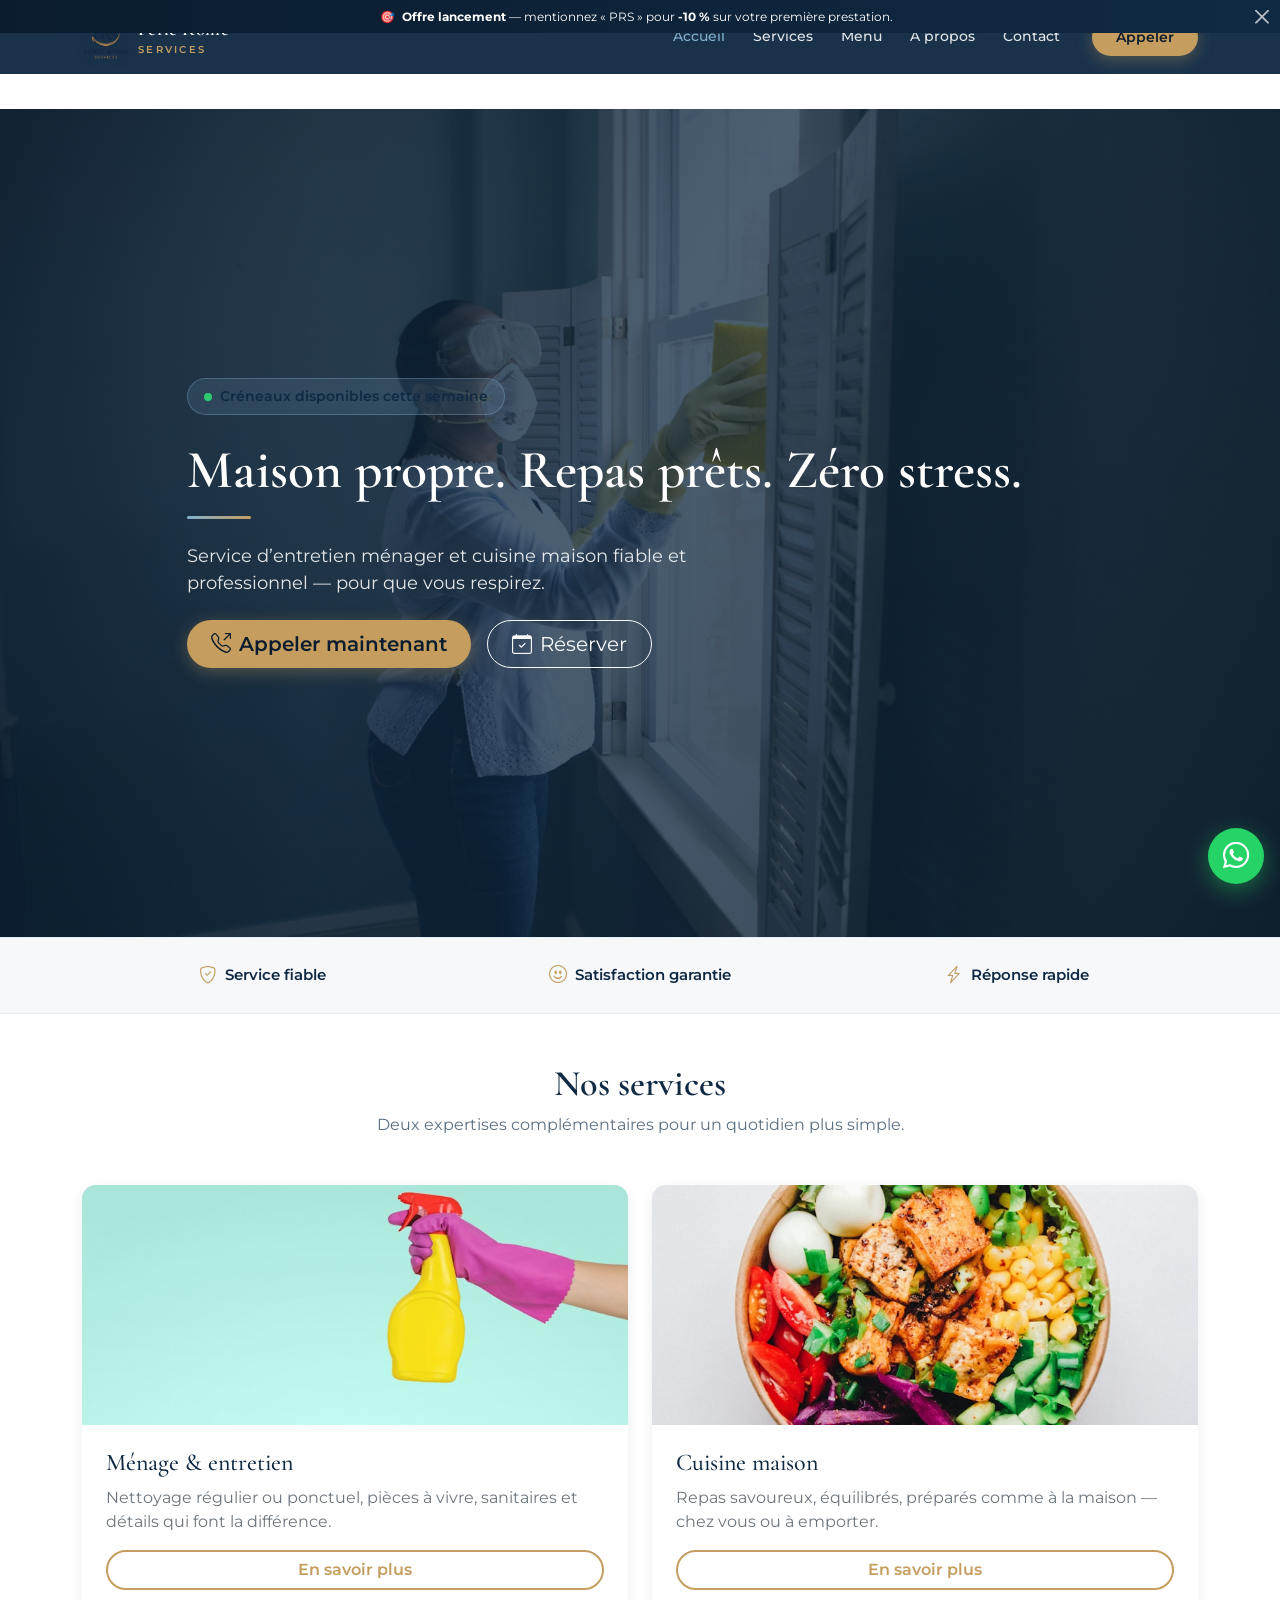
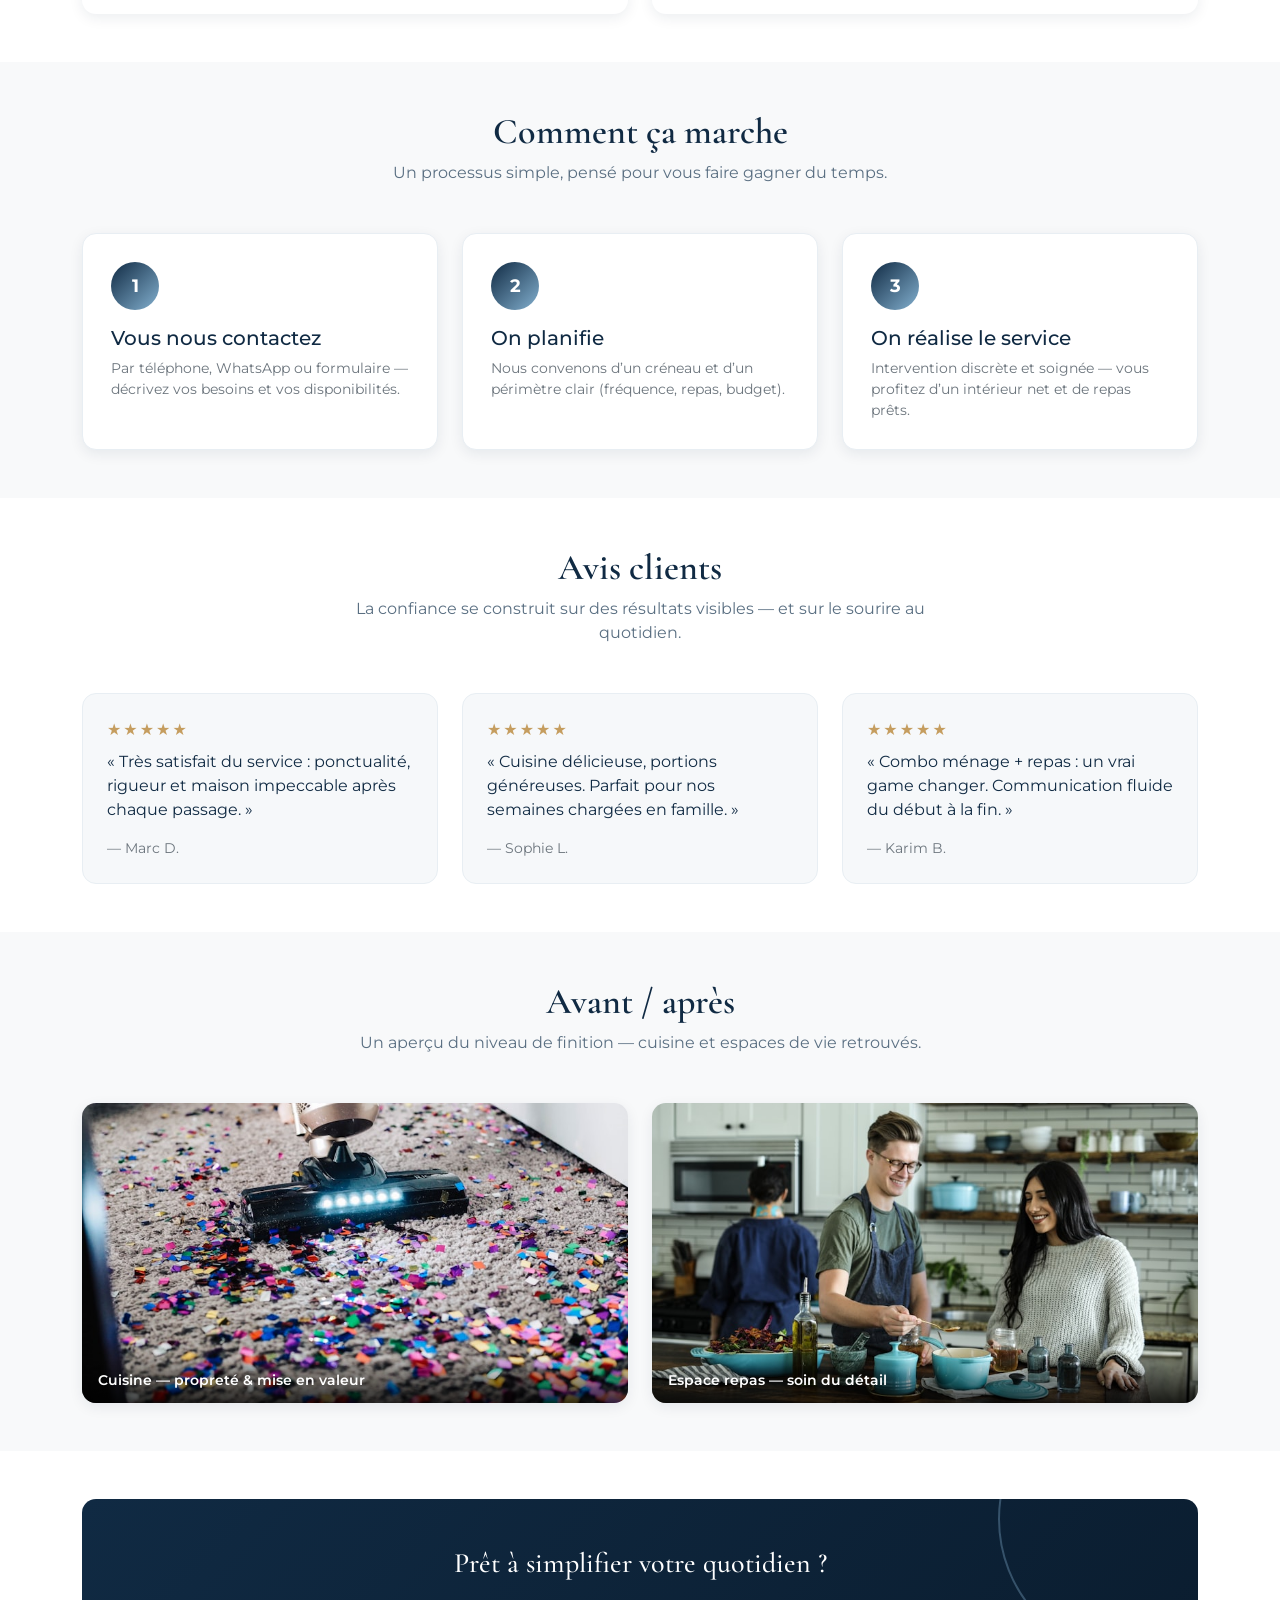
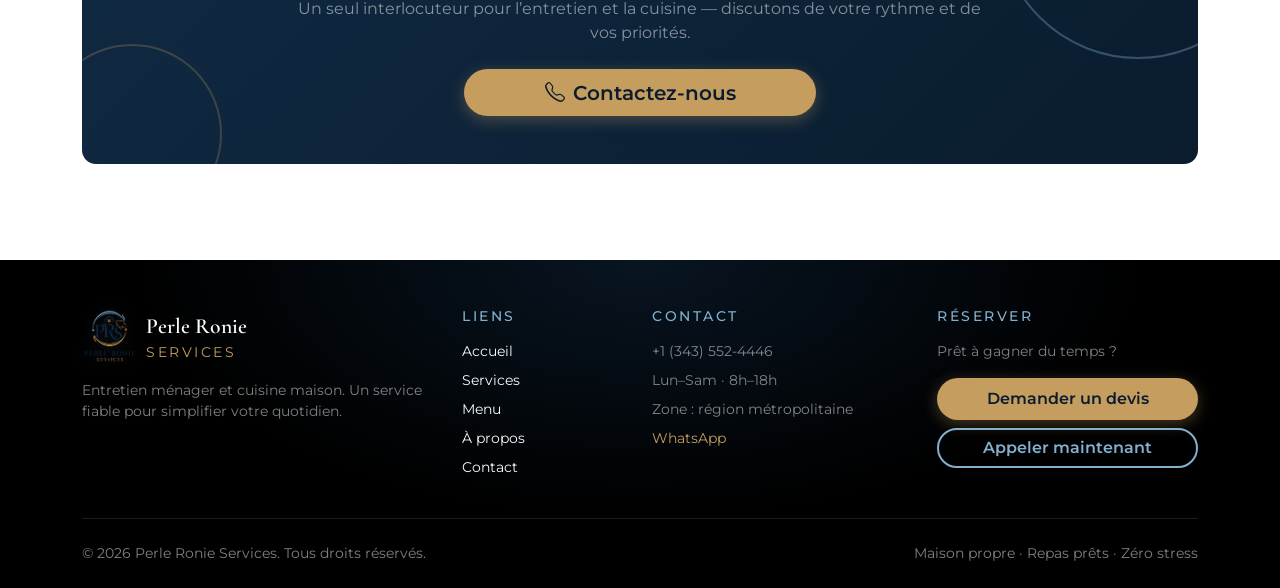
<file: index.html>
<!DOCTYPE html>
<html lang="fr">
<head>
  <meta charset="utf-8" />
  <meta name="viewport" content="width=device-width, initial-scale=1, viewport-fit=cover" />
  <title>Perle Ronie Services — Ménage &amp; cuisine à domicile</title>
  <meta name="description" content="Service d'entretien ménager et cuisine maison fiable et professionnel. Maison propre, repas prêts, zéro stress." />
  <link rel="preconnect" href="https://fonts.googleapis.com" />
  <link rel="preconnect" href="https://fonts.gstatic.com" crossorigin />
  <link href="https://fonts.googleapis.com/css2?family=Cormorant+Garamond:ital,wght@0,500;0,600;0,700;1,500&family=Montserrat:wght@400;500;600;700&display=swap" rel="stylesheet" />
  <link href="https://cdn.jsdelivr.net/npm/bootstrap@5.3.3/dist/css/bootstrap.min.css" rel="stylesheet" />
  <link rel="stylesheet" href="https://cdn.jsdelivr.net/npm/bootstrap-icons@1.11.3/font/bootstrap-icons.min.css" />
  <link rel="stylesheet" href="css/style.css" />
</head>
<body data-page="home">
  <div id="promoBar" class="promo-bar py-2 position-relative">
    <p class="promo-bar-text text-center mb-0 mx-auto px-3 pe-5 pe-sm-4 small">
      <span class="me-1 text-gold">🎯</span> <strong>Offre lancement</strong> — mentionnez « PRS » pour <strong>-10&nbsp;%</strong> sur votre première prestation.
    </p>
    <button type="button" class="btn-close btn-close-sm position-absolute end-0 top-50 translate-middle-y me-2" data-dismiss-promo aria-label="Fermer"></button>
  </div>

  <div id="site-navbar"></div>

  <header class="hero-section">
    <div class="hero-bg" style="background-image: url('images/hero.jpg');" role="img" aria-label="Intérieur lumineux et soigné"></div>
    <div class="hero-overlay"></div>
    <div class="container hero-content py-4 py-md-5 px-3 px-sm-4">
      <div class="row justify-content-center text-center text-lg-start">
        <div class="col-lg-10">
          <p class="availability-pill mb-4 d-inline-flex reveal">
            <span class="pulse-dot" aria-hidden="true"></span>
            Créneaux disponibles cette semaine
          </p>
          <h1 class="hero-title mb-3 reveal">Maison propre. Repas prêts. Zéro stress.</h1>
          <div class="hero-accent mx-auto mx-lg-0 mb-4 reveal"></div>
          <p class="hero-lead mx-auto mx-lg-0 mb-4 reveal">Service d’entretien ménager et cuisine maison fiable et professionnel — pour que vous respirez.</p>
          <div class="d-flex flex-column flex-sm-row gap-3 justify-content-center justify-content-lg-start reveal">
            <a class="btn btn-cta btn-lg px-4" href="tel:+13435524446"><i class="bi bi-telephone-outbound me-2"></i>Appeler maintenant</a>
            <a class="btn btn-outline-light btn-lg px-4 rounded-pill" href="contact.html"><i class="bi bi-calendar-check me-2"></i>Réserver</a>
          </div>
        </div>
      </div>
    </div>
  </header>

  <section class="trust-bar py-4">
    <div class="container">
      <div class="row g-3 justify-content-center text-center">
        <div class="col-md-4 reveal"><div class="trust-item justify-content-center"><i class="bi bi-shield-check"></i> Service fiable</div></div>
        <div class="col-md-4 reveal"><div class="trust-item justify-content-center"><i class="bi bi-emoji-smile"></i> Satisfaction garantie</div></div>
        <div class="col-md-4 reveal"><div class="trust-item justify-content-center"><i class="bi bi-lightning-charge"></i> Réponse rapide</div></div>
      </div>
    </div>
  </section>

  <section class="py-5" id="services">
    <div class="container">
      <div class="text-center mb-5 reveal">
        <h2 class="section-title">Nos services</h2>
        <p class="section-sub mx-auto">Deux expertises complémentaires pour un quotidien plus simple.</p>
      </div>
      <div class="row g-4">
        <div class="col-lg-6 reveal">
          <div class="card card-pro h-100">
            <img src="images/cleaning.jpg" class="card-img-top" alt="Entretien ménager professionnel" />
            <div class="card-body d-flex flex-column">
              <h3 class="h4 text-navy serif mb-2">Ménage &amp; entretien</h3>
              <p class="text-secondary flex-grow-1">Nettoyage régulier ou ponctuel, pièces à vivre, sanitaires et détails qui font la différence.</p>
              <a href="services.html#menage" class="btn btn-outline-gold align-self-stretch align-self-md-start w-100 w-md-auto">En savoir plus</a>
            </div>
          </div>
        </div>
        <div class="col-lg-6 reveal">
          <div class="card card-pro h-100">
            <img src="images/food1.jpg" class="card-img-top" alt="Plats cuisinés maison" />
            <div class="card-body d-flex flex-column">
              <h3 class="h4 text-navy serif mb-2">Cuisine maison</h3>
              <p class="text-secondary flex-grow-1">Repas savoureux, équilibrés, préparés comme à la maison — chez vous ou à emporter.</p>
              <a href="services.html#cuisine" class="btn btn-outline-gold align-self-stretch align-self-md-start w-100 w-md-auto">En savoir plus</a>
            </div>
          </div>
        </div>
      </div>
    </div>
  </section>

  <section class="py-5 bg-light">
    <div class="container">
      <div class="text-center mb-5 reveal">
        <h2 class="section-title">Comment ça marche</h2>
        <p class="section-sub mx-auto">Un processus simple, pensé pour vous faire gagner du temps.</p>
      </div>
      <div class="row g-4">
        <div class="col-md-4 reveal">
          <div class="step-card">
            <div class="step-num">1</div>
            <h3 class="h5 text-navy">Vous nous contactez</h3>
            <p class="text-secondary small mb-0">Par téléphone, WhatsApp ou formulaire — décrivez vos besoins et vos disponibilités.</p>
          </div>
        </div>
        <div class="col-md-4 reveal">
          <div class="step-card">
            <div class="step-num">2</div>
            <h3 class="h5 text-navy">On planifie</h3>
            <p class="text-secondary small mb-0">Nous convenons d’un créneau et d’un périmètre clair (fréquence, repas, budget).</p>
          </div>
        </div>
        <div class="col-md-4 reveal">
          <div class="step-card">
            <div class="step-num">3</div>
            <h3 class="h5 text-navy">On réalise le service</h3>
            <p class="text-secondary small mb-0">Intervention discrète et soignée — vous profitez d’un intérieur net et de repas prêts.</p>
          </div>
        </div>
      </div>
    </div>
  </section>

  <section class="py-5" id="temoignages">
    <div class="container">
      <div class="text-center mb-5 reveal">
        <h2 class="section-title">Avis clients</h2>
        <p class="section-sub mx-auto">La confiance se construit sur des résultats visibles — et sur le sourire au quotidien.</p>
      </div>
      <div class="row g-4">
        <div class="col-md-6 col-lg-4 reveal">
          <div class="testimonial-card h-100">
            <div class="stars mb-2">★★★★★</div>
            <p class="mb-3">« Très satisfait du service : ponctualité, rigueur et maison impeccable après chaque passage. »</p>
            <footer class="small text-secondary">— Marc D.</footer>
          </div>
        </div>
        <div class="col-md-6 col-lg-4 reveal">
          <div class="testimonial-card h-100">
            <div class="stars mb-2">★★★★★</div>
            <p class="mb-3">« Cuisine délicieuse, portions généreuses. Parfait pour nos semaines chargées en famille. »</p>
            <footer class="small text-secondary">— Sophie L.</footer>
          </div>
        </div>
        <div class="col-md-6 col-lg-4 reveal">
          <div class="testimonial-card h-100">
            <div class="stars mb-2">★★★★★</div>
            <p class="mb-3">« Combo ménage + repas : un vrai game changer. Communication fluide du début à la fin. »</p>
            <footer class="small text-secondary">— Karim B.</footer>
          </div>
        </div>
      </div>
    </div>
  </section>

  <section class="py-5 bg-light" id="galerie">
    <div class="container">
      <div class="text-center mb-5 reveal">
        <h2 class="section-title">Avant / après</h2>
        <p class="section-sub mx-auto">Un aperçu du niveau de finition — cuisine et espaces de vie retrouvés.</p>
      </div>
      <div class="row g-4">
        <div class="col-md-6 reveal">
          <div class="gallery-item">
            <img src="images/before-after-1.jpg" alt="Espace cuisine avant après nettoyage" loading="lazy" />
            <div class="gallery-caption">Cuisine — propreté &amp; mise en valeur</div>
          </div>
        </div>
        <div class="col-md-6 reveal">
          <div class="gallery-item">
            <img src="images/before-after-2.jpg" alt="Coin repas soigné" loading="lazy" />
            <div class="gallery-caption">Espace repas — soin du détail</div>
          </div>
        </div>
      </div>
    </div>
  </section>

  <section class="py-5">
    <div class="container">
      <div class="cta-band text-center reveal">
        <h2 class="serif h3 mb-3 position-relative">Prêt à simplifier votre quotidien ?</h2>
        <p class="mx-auto mb-4 col-lg-8 position-relative text-white-50">Un seul interlocuteur pour l’entretien et la cuisine — discutons de votre rythme et de vos priorités.</p>
        <a class="btn btn-cta btn-lg px-5 position-relative" href="contact.html"><i class="bi bi-telephone me-2"></i>Contactez-nous</a>
      </div>
    </div>
  </section>

  <div id="site-footer"></div>

  <button type="button" class="back-to-top" aria-label="Retour en haut"><i class="bi bi-arrow-up"></i></button>
  <a class="whatsapp-float" href="https://wa.me/13435524446" target="_blank" rel="noopener noreferrer" aria-label="Écrire sur WhatsApp"><i class="bi bi-whatsapp"></i></a>

  <script src="https://cdn.jsdelivr.net/npm/bootstrap@5.3.3/dist/js/bootstrap.bundle.min.js"></script>
  <script src="js/script.js"></script>
</body>
</html>
</file>
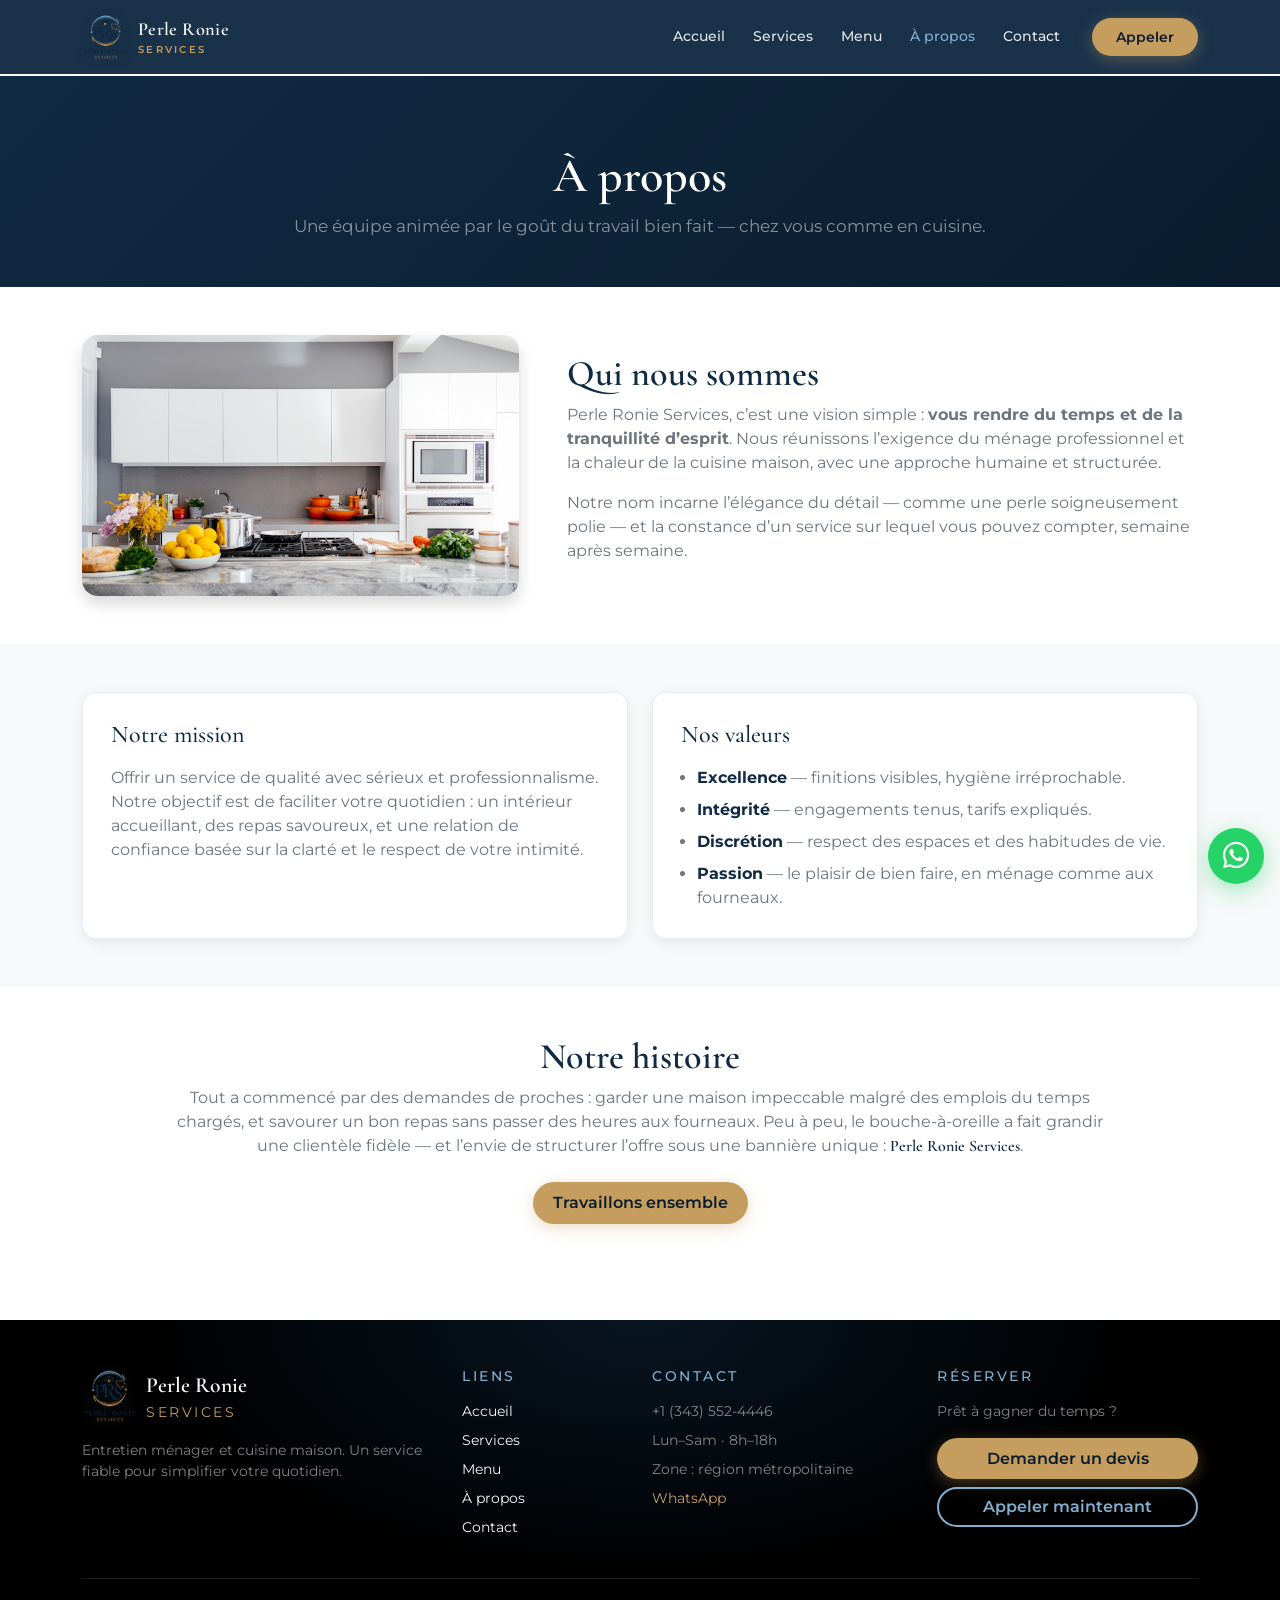
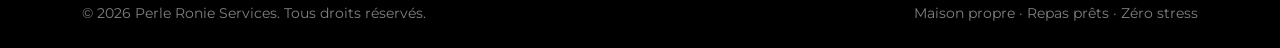
<file: about.html>
<!DOCTYPE html>
<html lang="fr">
<head>
  <meta charset="utf-8" />
  <meta name="viewport" content="width=device-width, initial-scale=1, viewport-fit=cover" />
  <title>À propos — Perle Ronie Services</title>
  <meta name="description" content="Qui nous sommes, notre mission et nos valeurs — Perle Ronie Services." />
  <link rel="preconnect" href="https://fonts.googleapis.com" />
  <link rel="preconnect" href="https://fonts.gstatic.com" crossorigin />
  <link href="https://fonts.googleapis.com/css2?family=Cormorant+Garamond:wght@500;600;700&family=Montserrat:wght@400;500;600;700&display=swap" rel="stylesheet" />
  <link href="https://cdn.jsdelivr.net/npm/bootstrap@5.3.3/dist/css/bootstrap.min.css" rel="stylesheet" />
  <link rel="stylesheet" href="https://cdn.jsdelivr.net/npm/bootstrap-icons@1.11.3/font/bootstrap-icons.min.css" />
  <link rel="stylesheet" href="css/style.css" />
</head>
<body data-page="about">
  <div id="site-navbar"></div>

  <header class="page-hero">
    <div class="container text-center px-3 px-sm-4">
      <h1 class="display-5 mb-2 reveal">À propos</h1>
      <p class="text-white-50 col-lg-8 mx-auto mb-0 reveal">Une équipe animée par le goût du travail bien fait — chez vous comme en cuisine.</p>
    </div>
  </header>

  <section class="py-5">
    <div class="container">
      <div class="row g-5 align-items-center">
        <div class="col-lg-5 reveal">
          <img src="images/about.jpg" class="img-fluid rounded-4 shadow w-100" alt="Équipe à l’œuvre en cuisine" />
        </div>
        <div class="col-lg-7 reveal">
          <h2 class="section-title h3">Qui nous sommes</h2>
          <p class="text-secondary">Perle Ronie Services, c’est une vision simple : <strong>vous rendre du temps et de la tranquillité d’esprit</strong>. Nous réunissons l’exigence du ménage professionnel et la chaleur de la cuisine maison, avec une approche humaine et structurée.</p>
          <p class="text-secondary">Notre nom incarne l’élégance du détail — comme une perle soigneusement polie — et la constance d’un service sur lequel vous pouvez compter, semaine après semaine.</p>
        </div>
      </div>
    </div>
  </section>

  <section class="py-5 bg-light">
    <div class="container">
      <div class="row g-4">
        <div class="col-lg-6 reveal">
          <div class="step-card h-100">
            <h2 class="h4 serif text-navy mb-3">Notre mission</h2>
            <p class="text-secondary mb-0">Offrir un service de qualité avec sérieux et professionnalisme. Notre objectif est de faciliter votre quotidien : un intérieur accueillant, des repas savoureux, et une relation de confiance basée sur la clarté et le respect de votre intimité.</p>
          </div>
        </div>
        <div class="col-lg-6 reveal">
          <div class="step-card h-100">
            <h2 class="h4 serif text-navy mb-3">Nos valeurs</h2>
            <ul class="text-secondary mb-0 ps-3">
              <li class="mb-2"><strong class="text-navy">Excellence</strong> — finitions visibles, hygiène irréprochable.</li>
              <li class="mb-2"><strong class="text-navy">Intégrité</strong> — engagements tenus, tarifs expliqués.</li>
              <li class="mb-2"><strong class="text-navy">Discrétion</strong> — respect des espaces et des habitudes de vie.</li>
              <li><strong class="text-navy">Passion</strong> — le plaisir de bien faire, en ménage comme aux fourneaux.</li>
            </ul>
          </div>
        </div>
      </div>
    </div>
  </section>

  <section class="py-5">
    <div class="container col-lg-9 mx-auto text-center reveal">
      <h2 class="section-title h4">Notre histoire</h2>
      <p class="text-secondary">Tout a commencé par des demandes de proches : garder une maison impeccable malgré des emplois du temps chargés, et savourer un bon repas sans passer des heures aux fourneaux. Peu à peu, le bouche-à-oreille a fait grandir une clientèle fidèle — et l’envie de structurer l’offre sous une bannière unique : <span class="serif text-navy fw-semibold">Perle Ronie Services</span>.</p>
      <a class="btn btn-cta mt-2" href="contact.html">Travaillons ensemble</a>
    </div>
  </section>

  <div id="site-footer"></div>
  <button type="button" class="back-to-top" aria-label="Retour en haut"><i class="bi bi-arrow-up"></i></button>
  <a class="whatsapp-float" href="https://wa.me/13435524446" target="_blank" rel="noopener noreferrer" aria-label="WhatsApp"><i class="bi bi-whatsapp"></i></a>

  <script src="https://cdn.jsdelivr.net/npm/bootstrap@5.3.3/dist/js/bootstrap.bundle.min.js"></script>
  <script src="js/script.js"></script>
</body>
</html>
</file>
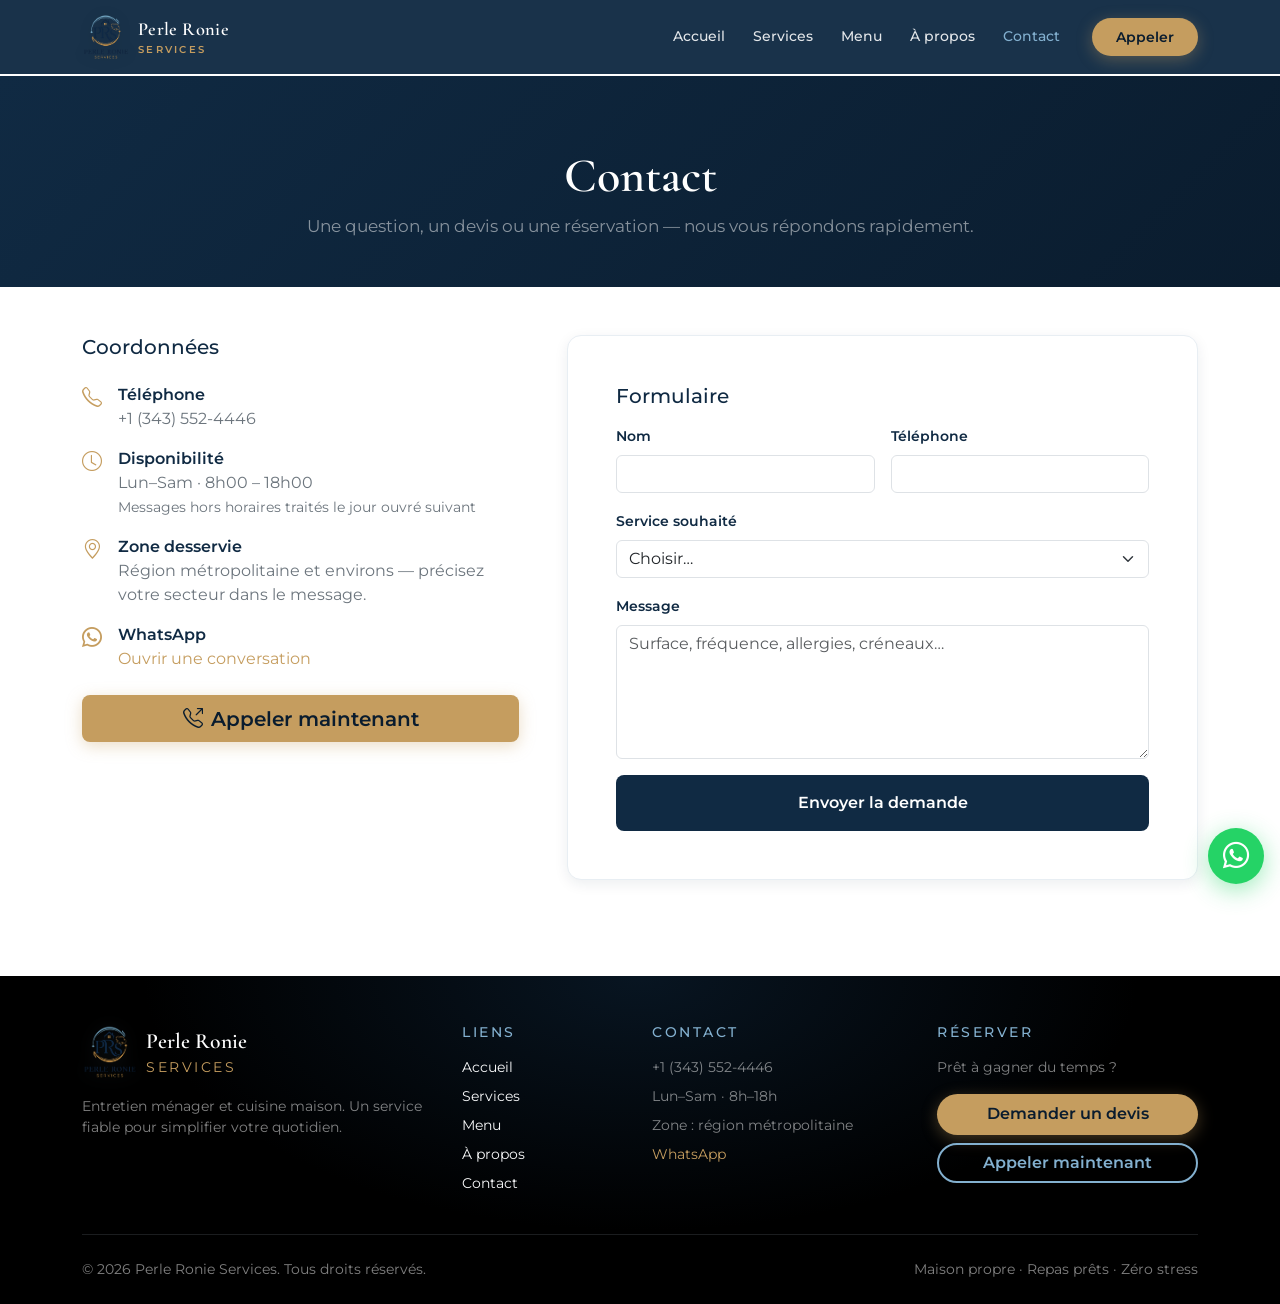
<file: contact.html>
<!DOCTYPE html>
<html lang="fr">
<head>
  <meta charset="utf-8" />
  <meta name="viewport" content="width=device-width, initial-scale=1, viewport-fit=cover" />
  <title>Contact — Perle Ronie Services</title>
  <meta name="description" content="Téléphone, zone desservie et formulaire — contactez Perle Ronie Services en un clic." />
  <link rel="preconnect" href="https://fonts.googleapis.com" />
  <link rel="preconnect" href="https://fonts.gstatic.com" crossorigin />
  <link href="https://fonts.googleapis.com/css2?family=Cormorant+Garamond:wght@500;600;700&family=Montserrat:wght@400;500;600;700&display=swap" rel="stylesheet" />
  <link href="https://cdn.jsdelivr.net/npm/bootstrap@5.3.3/dist/css/bootstrap.min.css" rel="stylesheet" />
  <link rel="stylesheet" href="https://cdn.jsdelivr.net/npm/bootstrap-icons@1.11.3/font/bootstrap-icons.min.css" />
  <link rel="stylesheet" href="css/style.css" />
</head>
<body data-page="contact">
  <div id="site-navbar"></div>

  <header class="page-hero">
    <div class="container text-center px-3 px-sm-4">
      <h1 class="display-5 mb-2 reveal">Contact</h1>
      <p class="text-white-50 col-lg-8 mx-auto mb-0 reveal">Une question, un devis ou une réservation — nous vous répondons rapidement.</p>
    </div>
  </header>

  <section class="py-5">
    <div class="container">
      <div class="row g-5">
        <div class="col-lg-5 reveal">
          <h2 class="h5 text-navy mb-4">Coordonnées</h2>
          <ul class="list-unstyled text-secondary mb-4">
            <li class="mb-3 d-flex gap-3">
              <i class="bi bi-telephone text-gold fs-5"></i>
              <div>
                <div class="fw-semibold text-navy">Téléphone</div>
                <a href="tel:+13435524446" class="text-decoration-none text-secondary">+1 (343) 552-4446</a>
              </div>
            </li>
            <li class="mb-3 d-flex gap-3">
              <i class="bi bi-clock text-gold fs-5"></i>
              <div>
                <div class="fw-semibold text-navy">Disponibilité</div>
                Lun–Sam · 8h00 – 18h00<br /><span class="small">Messages hors horaires traités le jour ouvré suivant</span>
              </div>
            </li>
            <li class="mb-3 d-flex gap-3">
              <i class="bi bi-geo-alt text-gold fs-5"></i>
              <div>
                <div class="fw-semibold text-navy">Zone desservie</div>
                Région métropolitaine et environs — précisez votre secteur dans le message.
              </div>
            </li>
            <li class="d-flex gap-3">
              <i class="bi bi-whatsapp text-gold fs-5"></i>
              <div>
                <div class="fw-semibold text-navy">WhatsApp</div>
                <a href="https://wa.me/13435524446" class="text-gold text-decoration-none" target="_blank" rel="noopener">Ouvrir une conversation</a>
              </div>
            </li>
          </ul>
          <a class="btn btn-cta btn-lg w-100 rounded-3" href="tel:+13435524446"><i class="bi bi-telephone-outbound me-2"></i>Appeler maintenant</a>
        </div>
        <div class="col-lg-7 reveal">
          <div class="step-card p-4 p-md-5 h-100">
            <h2 class="h5 text-navy mb-3">Formulaire</h2>
            <div id="formSuccess" class="alert alert-success d-none" role="status">Merci ! Votre message a bien été enregistré (démo locale — branchez un envoi e-mail côté serveur pour la production).</div>
            <form id="contactForm" novalidate>
              <div class="row g-3">
                <div class="col-md-6">
                  <label class="form-label small fw-semibold" for="nom">Nom</label>
                  <input class="form-control" id="nom" name="nom" type="text" required autocomplete="name" />
                </div>
                <div class="col-md-6">
                  <label class="form-label small fw-semibold" for="tel">Téléphone</label>
                  <input class="form-control" id="tel" name="tel" type="tel" required autocomplete="tel" />
                </div>
                <div class="col-12">
                  <label class="form-label small fw-semibold" for="service">Service souhaité</label>
                  <select class="form-select" id="service" name="service" required>
                    <option value="" selected disabled>Choisir…</option>
                    <option>Ménage / entretien</option>
                    <option>Cuisine maison</option>
                    <option>Les deux</option>
                    <option>Autre / à préciser</option>
                  </select>
                </div>
                <div class="col-12">
                  <label class="form-label small fw-semibold" for="message">Message</label>
                  <textarea class="form-control" id="message" name="message" rows="5" required placeholder="Surface, fréquence, allergies, créneaux…"></textarea>
                </div>
                <div class="col-12">
                  <button type="submit" class="btn btn-navy w-100 py-3 rounded-3 fw-semibold border-0">Envoyer la demande</button>
                </div>
              </div>
            </form>
          </div>
        </div>
      </div>
    </div>
  </section>

  <div id="site-footer"></div>
  <button type="button" class="back-to-top" aria-label="Retour en haut"><i class="bi bi-arrow-up"></i></button>
  <a class="whatsapp-float" href="https://wa.me/13435524446" target="_blank" rel="noopener noreferrer" aria-label="WhatsApp"><i class="bi bi-whatsapp"></i></a>

  <script src="https://cdn.jsdelivr.net/npm/bootstrap@5.3.3/dist/js/bootstrap.bundle.min.js"></script>
  <script src="js/script.js"></script>
</body>
</html>
</file>
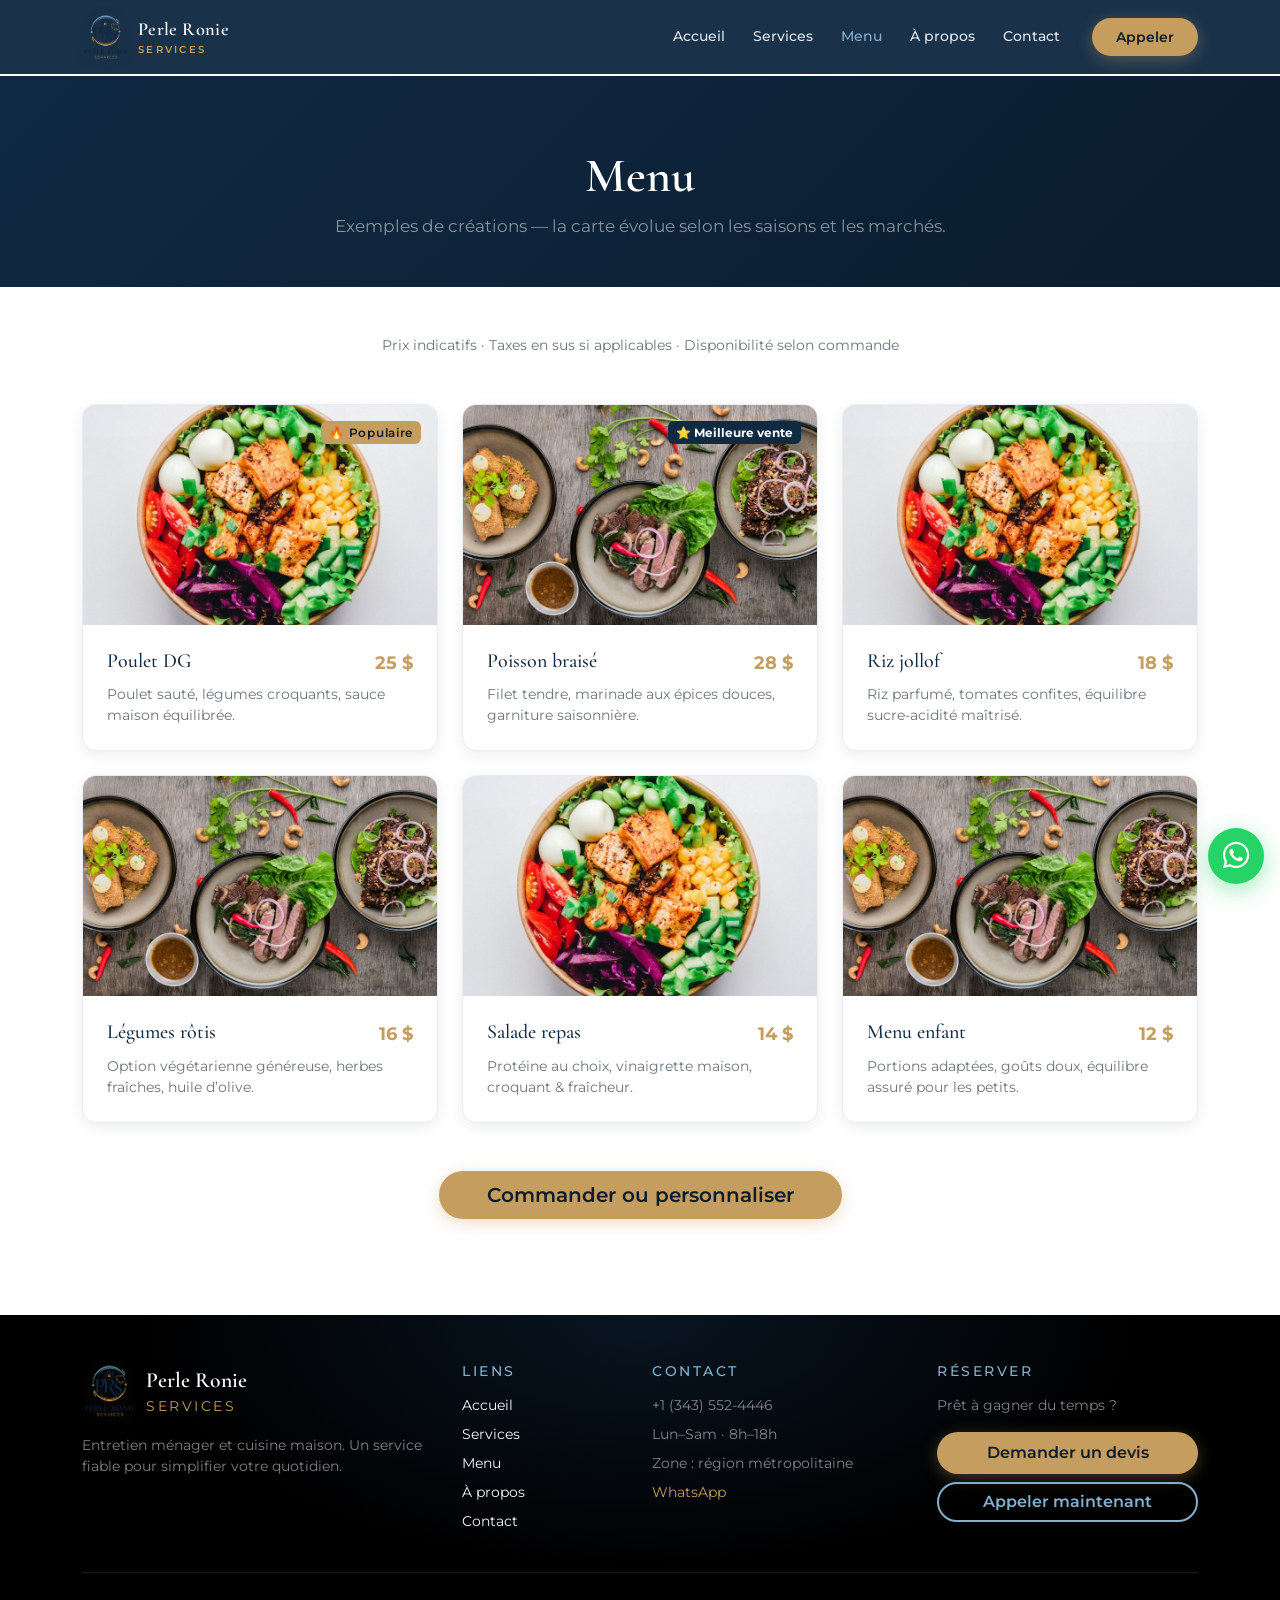
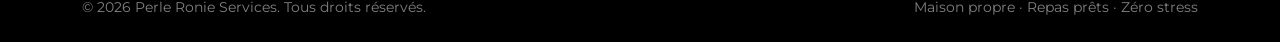
<file: menu.html>
<!DOCTYPE html>
<html lang="fr">
<head>
  <meta charset="utf-8" />
  <meta name="viewport" content="width=device-width, initial-scale=1, viewport-fit=cover" />
  <title>Menu — Perle Ronie Services</title>
  <meta name="description" content="Sélection de plats maison : descriptions, prix et suggestions du moment." />
  <link rel="preconnect" href="https://fonts.googleapis.com" />
  <link rel="preconnect" href="https://fonts.gstatic.com" crossorigin />
  <link href="https://fonts.googleapis.com/css2?family=Cormorant+Garamond:wght@500;600;700&family=Montserrat:wght@400;500;600;700&display=swap" rel="stylesheet" />
  <link href="https://cdn.jsdelivr.net/npm/bootstrap@5.3.3/dist/css/bootstrap.min.css" rel="stylesheet" />
  <link rel="stylesheet" href="https://cdn.jsdelivr.net/npm/bootstrap-icons@1.11.3/font/bootstrap-icons.min.css" />
  <link rel="stylesheet" href="css/style.css" />
</head>
<body data-page="menu">
  <div id="site-navbar"></div>

  <header class="page-hero">
    <div class="container text-center px-3 px-sm-4">
      <h1 class="display-5 mb-2 reveal">Menu</h1>
      <p class="text-white-50 col-lg-8 mx-auto mb-0 reveal">Exemples de créations — la carte évolue selon les saisons et les marchés.</p>
    </div>
  </header>

  <section class="py-5">
    <div class="container">
      <p class="text-center text-secondary small mb-5 reveal">Prix indicatifs · Taxes en sus si applicables · Disponibilité selon commande</p>
      <div class="row g-4">
        <div class="col-md-6 col-lg-4 reveal">
          <article class="menu-card d-flex flex-column">
            <div class="position-relative">
              <img src="images/food1.jpg" alt="Poulet DG" loading="lazy" />
              <span class="badge badge-popular position-absolute top-0 end-0 m-3 text-wrap">🔥 Populaire</span>
            </div>
            <div class="p-4 flex-grow-1 d-flex flex-column">
              <div class="d-flex justify-content-between align-items-start gap-2">
                <h2 class="h5 serif text-navy mb-0">Poulet DG</h2>
                <span class="menu-price text-nowrap">25&nbsp;$</span>
              </div>
              <p class="text-secondary small mt-2 mb-0 flex-grow-1">Poulet sauté, légumes croquants, sauce maison équilibrée.</p>
            </div>
          </article>
        </div>
        <div class="col-md-6 col-lg-4 reveal">
          <article class="menu-card d-flex flex-column">
            <div class="position-relative">
              <img src="images/food2.jpg" alt="Poisson braisé" loading="lazy" />
              <span class="badge bg-navy text-white position-absolute top-0 end-0 m-3 text-wrap">⭐ Meilleure vente</span>
            </div>
            <div class="p-4 flex-grow-1 d-flex flex-column">
              <div class="d-flex justify-content-between align-items-start gap-2">
                <h2 class="h5 serif text-navy mb-0">Poisson braisé</h2>
                <span class="menu-price text-nowrap">28&nbsp;$</span>
              </div>
              <p class="text-secondary small mt-2 mb-0 flex-grow-1">Filet tendre, marinade aux épices douces, garniture saisonnière.</p>
            </div>
          </article>
        </div>
        <div class="col-md-6 col-lg-4 reveal">
          <article class="menu-card d-flex flex-column">
            <img src="images/food1.jpg" alt="Riz jollof maison" loading="lazy" />
            <div class="p-4 flex-grow-1 d-flex flex-column">
              <div class="d-flex justify-content-between align-items-start gap-2">
                <h2 class="h5 serif text-navy mb-0">Riz jollof</h2>
                <span class="menu-price text-nowrap">18&nbsp;$</span>
              </div>
              <p class="text-secondary small mt-2 mb-0 flex-grow-1">Riz parfumé, tomates confites, équilibre sucre-acidité maîtrisé.</p>
            </div>
          </article>
        </div>
        <div class="col-md-6 col-lg-4 reveal">
          <article class="menu-card d-flex flex-column">
            <img src="images/food2.jpg" alt="Légumes racines rôtis" loading="lazy" />
            <div class="p-4 flex-grow-1 d-flex flex-column">
              <div class="d-flex justify-content-between align-items-start gap-2">
                <h2 class="h5 serif text-navy mb-0">Légumes rôtis</h2>
                <span class="menu-price text-nowrap">16&nbsp;$</span>
              </div>
              <p class="text-secondary small mt-2 mb-0 flex-grow-1">Option végétarienne généreuse, herbes fraîches, huile d’olive.</p>
            </div>
          </article>
        </div>
        <div class="col-md-6 col-lg-4 reveal">
          <article class="menu-card d-flex flex-column">
            <img src="images/food1.jpg" alt="Salade repas" loading="lazy" />
            <div class="p-4 flex-grow-1 d-flex flex-column">
              <div class="d-flex justify-content-between align-items-start gap-2">
                <h2 class="h5 serif text-navy mb-0">Salade repas</h2>
                <span class="menu-price text-nowrap">14&nbsp;$</span>
              </div>
              <p class="text-secondary small mt-2 mb-0 flex-grow-1">Protéine au choix, vinaigrette maison, croquant &amp; fraîcheur.</p>
            </div>
          </article>
        </div>
        <div class="col-md-6 col-lg-4 reveal">
          <article class="menu-card d-flex flex-column">
            <img src="images/food2.jpg" alt="Menu enfant" loading="lazy" />
            <div class="p-4 flex-grow-1 d-flex flex-column">
              <div class="d-flex justify-content-between align-items-start gap-2">
                <h2 class="h5 serif text-navy mb-0">Menu enfant</h2>
                <span class="menu-price text-nowrap">12&nbsp;$</span>
              </div>
              <p class="text-secondary small mt-2 mb-0 flex-grow-1">Portions adaptées, goûts doux, équilibre assuré pour les petits.</p>
            </div>
          </article>
        </div>
      </div>
      <div class="text-center mt-5 reveal">
        <a class="btn btn-cta btn-lg px-5" href="contact.html">Commander ou personnaliser</a>
      </div>
    </div>
  </section>

  <div id="site-footer"></div>
  <button type="button" class="back-to-top" aria-label="Retour en haut"><i class="bi bi-arrow-up"></i></button>
  <a class="whatsapp-float" href="https://wa.me/13435524446" target="_blank" rel="noopener noreferrer" aria-label="WhatsApp"><i class="bi bi-whatsapp"></i></a>

  <script src="https://cdn.jsdelivr.net/npm/bootstrap@5.3.3/dist/js/bootstrap.bundle.min.js"></script>
  <script src="js/script.js"></script>
</body>
</html>
</file>
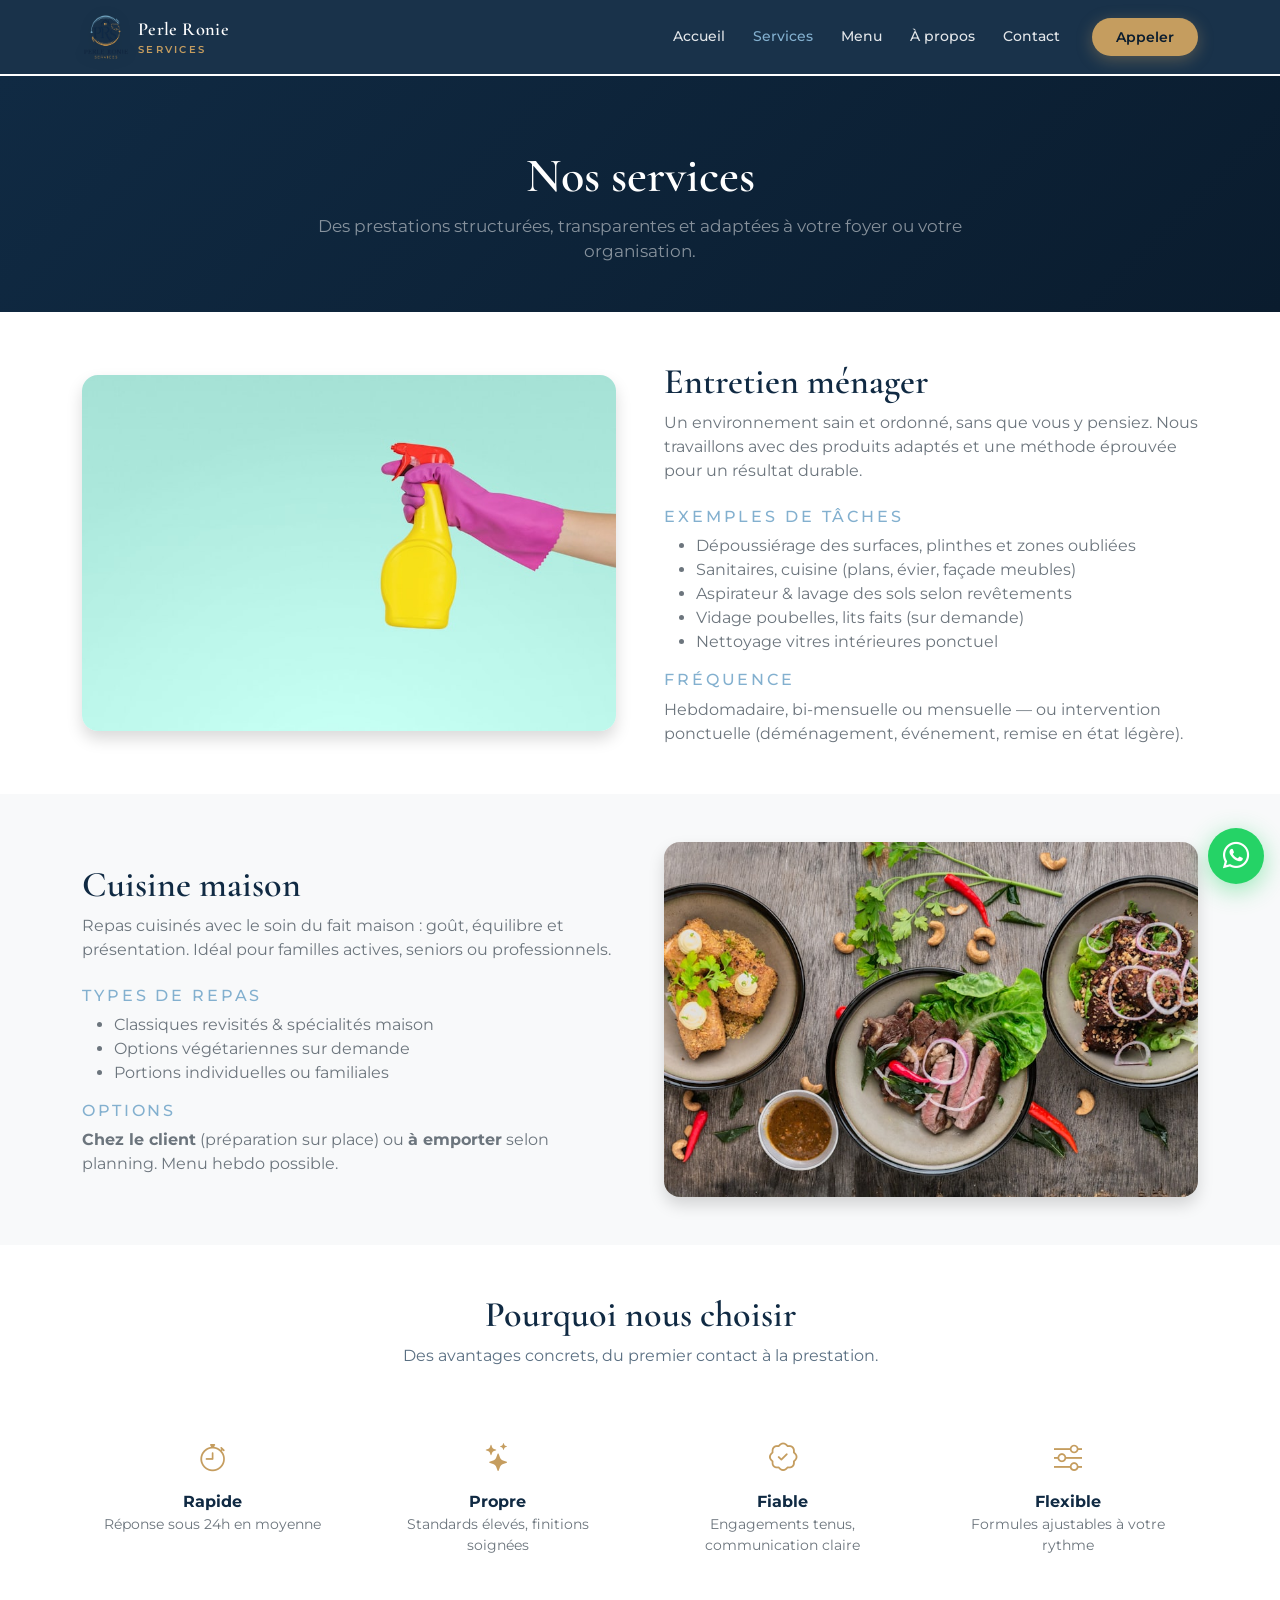
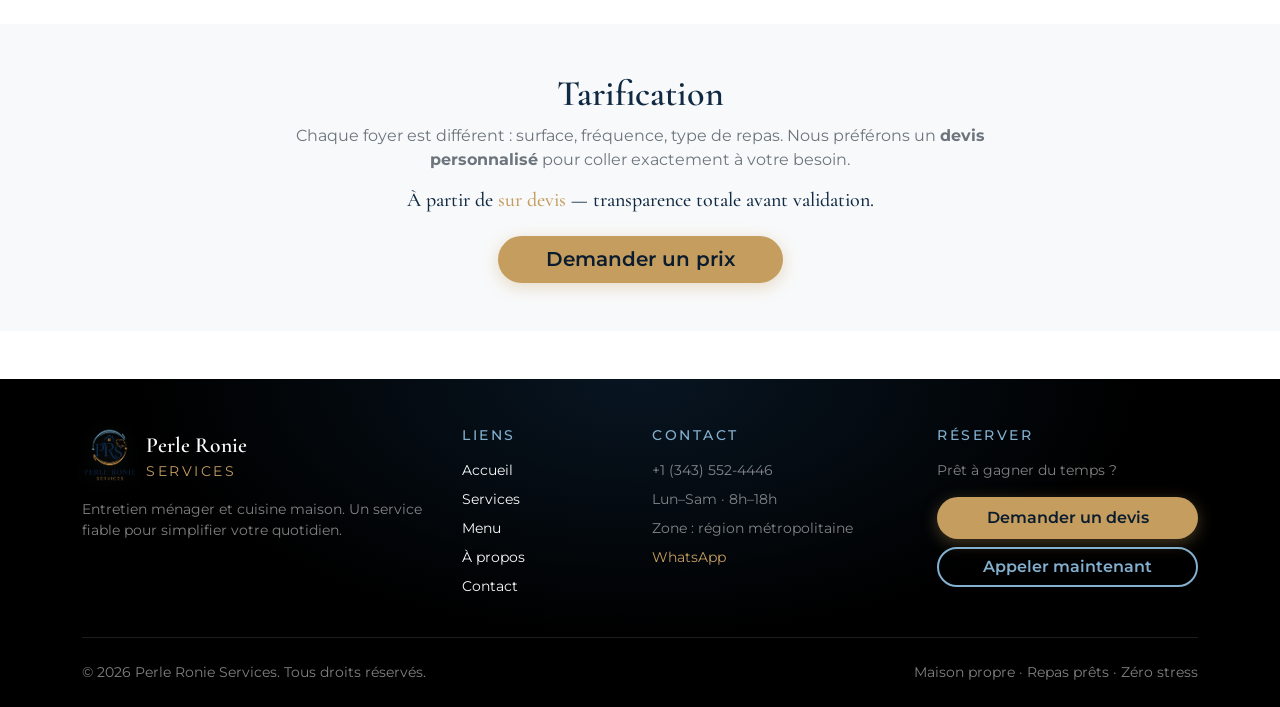
<file: services.html>
<!DOCTYPE html>
<html lang="fr">
<head>
  <meta charset="utf-8" />
  <meta name="viewport" content="width=device-width, initial-scale=1, viewport-fit=cover" />
  <title>Services — Perle Ronie Services</title>
  <meta name="description" content="Entretien ménager et cuisine maison : prestations détaillées, fréquences et options sur mesure." />
  <link rel="preconnect" href="https://fonts.googleapis.com" />
  <link rel="preconnect" href="https://fonts.gstatic.com" crossorigin />
  <link href="https://fonts.googleapis.com/css2?family=Cormorant+Garamond:wght@500;600;700&family=Montserrat:wght@400;500;600;700&display=swap" rel="stylesheet" />
  <link href="https://cdn.jsdelivr.net/npm/bootstrap@5.3.3/dist/css/bootstrap.min.css" rel="stylesheet" />
  <link rel="stylesheet" href="https://cdn.jsdelivr.net/npm/bootstrap-icons@1.11.3/font/bootstrap-icons.min.css" />
  <link rel="stylesheet" href="css/style.css" />
</head>
<body data-page="services">
  <div id="site-navbar"></div>

  <header class="page-hero">
    <div class="container text-center px-3 px-sm-4">
      <h1 class="display-5 mb-2 reveal">Nos services</h1>
      <p class="text-white-50 col-lg-8 mx-auto mb-0 reveal">Des prestations structurées, transparentes et adaptées à votre foyer ou votre organisation.</p>
    </div>
  </header>

  <section class="py-5" id="menage">
    <div class="container">
      <div class="row align-items-center g-5">
        <div class="col-lg-6 reveal">
          <img src="images/cleaning.jpg" class="img-fluid rounded-4 shadow" alt="Entretien ménager" />
        </div>
        <div class="col-lg-6 reveal">
          <h2 class="section-title h3">Entretien ménager</h2>
          <p class="text-secondary">Un environnement sain et ordonné, sans que vous y pensiez. Nous travaillons avec des produits adaptés et une méthode éprouvée pour un résultat durable.</p>
          <h3 class="h6 text-uppercase text-sky tracking-wide mt-4">Exemples de tâches</h3>
          <ul class="text-secondary">
            <li>Dépoussiérage des surfaces, plinthes et zones oubliées</li>
            <li>Sanitaires, cuisine (plans, évier, façade meubles)</li>
            <li>Aspirateur &amp; lavage des sols selon revêtements</li>
            <li>Vidage poubelles, lits faits (sur demande)</li>
            <li>Nettoyage vitres intérieures ponctuel</li>
          </ul>
          <h3 class="h6 text-uppercase text-sky tracking-wide mt-3">Fréquence</h3>
          <p class="text-secondary mb-0">Hebdomadaire, bi-mensuelle ou mensuelle — ou intervention ponctuelle (déménagement, événement, remise en état légère).</p>
        </div>
      </div>
    </div>
  </section>

  <section class="py-5 bg-light" id="cuisine">
    <div class="container">
      <div class="row align-items-center g-5 flex-lg-row-reverse">
        <div class="col-lg-6 reveal">
          <img src="images/food2.jpg" class="img-fluid rounded-4 shadow" alt="Plats cuisinés" />
        </div>
        <div class="col-lg-6 reveal">
          <h2 class="section-title h3">Cuisine maison</h2>
          <p class="text-secondary">Repas cuisinés avec le soin du fait maison : goût, équilibre et présentation. Idéal pour familles actives, seniors ou professionnels.</p>
          <h3 class="h6 text-uppercase text-sky tracking-wide mt-4">Types de repas</h3>
          <ul class="text-secondary">
            <li>Classiques revisités &amp; spécialités maison</li>
            <li>Options végétariennes sur demande</li>
            <li>Portions individuelles ou familiales</li>
          </ul>
          <h3 class="h6 text-uppercase text-sky tracking-wide mt-3">Options</h3>
          <p class="text-secondary mb-0"><strong>Chez le client</strong> (préparation sur place) ou <strong>à emporter</strong> selon planning. Menu hebdo possible.</p>
        </div>
      </div>
    </div>
  </section>

  <section class="py-5">
    <div class="container">
      <div class="text-center mb-5 reveal">
        <h2 class="section-title">Pourquoi nous choisir</h2>
        <p class="section-sub mx-auto">Des avantages concrets, du premier contact à la prestation.</p>
      </div>
      <div class="row g-4 text-navy">
        <div class="col-6 col-md-3 reveal">
          <div class="icon-feature">
            <i class="bi bi-stopwatch d-block"></i>
            <strong>Rapide</strong>
            <p class="small text-secondary mb-0">Réponse sous 24h en moyenne</p>
          </div>
        </div>
        <div class="col-6 col-md-3 reveal">
          <div class="icon-feature">
            <i class="bi bi-stars d-block"></i>
            <strong>Propre</strong>
            <p class="small text-secondary mb-0">Standards élevés, finitions soignées</p>
          </div>
        </div>
        <div class="col-6 col-md-3 reveal">
          <div class="icon-feature">
            <i class="bi bi-patch-check d-block"></i>
            <strong>Fiable</strong>
            <p class="small text-secondary mb-0">Engagements tenus, communication claire</p>
          </div>
        </div>
        <div class="col-6 col-md-3 reveal">
          <div class="icon-feature">
            <i class="bi bi-sliders d-block"></i>
            <strong>Flexible</strong>
            <p class="small text-secondary mb-0">Formules ajustables à votre rythme</p>
          </div>
        </div>
      </div>
    </div>
  </section>

  <section class="py-5 bg-light">
    <div class="container">
      <div class="row justify-content-center">
        <div class="col-lg-8 text-center reveal">
          <h2 class="section-title h4">Tarification</h2>
          <p class="text-secondary">Chaque foyer est différent : surface, fréquence, type de repas. Nous préférons un <strong>devis personnalisé</strong> pour coller exactement à votre besoin.</p>
          <p class="serif h5 text-navy mb-4">À partir de <span class="text-gold">sur devis</span> — transparence totale avant validation.</p>
          <a class="btn btn-cta btn-lg px-5" href="contact.html">Demander un prix</a>
        </div>
      </div>
    </div>
  </section>

  <div id="site-footer"></div>
  <button type="button" class="back-to-top" aria-label="Retour en haut"><i class="bi bi-arrow-up"></i></button>
  <a class="whatsapp-float" href="https://wa.me/13435524446" target="_blank" rel="noopener noreferrer" aria-label="WhatsApp"><i class="bi bi-whatsapp"></i></a>

  <script src="https://cdn.jsdelivr.net/npm/bootstrap@5.3.3/dist/js/bootstrap.bundle.min.js"></script>
  <script src="js/script.js"></script>
</body>
</html>
</file>
<file: css/style.css>
/* Perle Ronie Services — palette logo : marine, or, bleu ciel */
:root {
  --prs-navy: #102a43;
  --prs-navy-deep: #0a1c2e;
  --prs-gold: #c59d5f;
  --prs-gold-hover: #d4ae72;
  --prs-sky: #83b0cf;
  --prs-sky-muted: rgba(131, 176, 207, 0.35);
  --prs-black: #000000;
  --prs-white: #ffffff;
  --prs-gray-50: #f6f8fa;
  --prs-gray-100: #e8eef3;
  --font-serif: "Cormorant Garamond", "Times New Roman", Times, serif;
  --font-sans: "Montserrat", system-ui, -apple-system, sans-serif;
  --shadow-sm: 0 4px 14px rgba(16, 42, 67, 0.08);
  --shadow-md: 0 12px 40px rgba(16, 42, 67, 0.12);
  --radius: 14px;
  --transition: 0.35s cubic-bezier(0.4, 0, 0.2, 1);
}

html {
  scroll-behavior: smooth;
}

section[id] {
  scroll-margin-top: clamp(72px, 18vw, 104px);
}

body {
  font-family: var(--font-sans);
  color: var(--prs-navy);
  background: var(--prs-white);
  padding-top: 0;
  overflow-x: clip;
}

img,
video {
  max-width: 100%;
  height: auto;
}

/* Hauteur fixe + cover pour les visuels “carte” */
.card-pro .card-img-top,
.menu-card img,
.gallery-item img {
  max-width: none;
}

.serif {
  font-family: var(--font-serif);
}

.text-navy {
  color: var(--prs-navy) !important;
}

.text-gold {
  color: var(--prs-gold) !important;
}

.text-sky {
  color: var(--prs-sky) !important;
}

.bg-navy {
  background-color: var(--prs-navy) !important;
}

.bg-navy-deep {
  background-color: var(--prs-navy-deep) !important;
}

.tracking-wide {
  letter-spacing: 0.18em;
}

/* Promo bar */
.promo-bar {
  background: linear-gradient(90deg, var(--prs-navy-deep), var(--prs-navy));
  color: var(--prs-white);
  font-size: 0.85rem;
  z-index: 1040;
}
.promo-bar .btn-close {
  filter: invert(1);
  opacity: 0.7;
}
.promo-bar-text {
  max-width: 52rem;
  line-height: 1.45;
  hyphens: auto;
  -webkit-hyphens: auto;
}

/* Navbar */
.site-navbar {
  background: rgba(16, 42, 67, 0.96);
  backdrop-filter: blur(10px);
  transition: box-shadow var(--transition), padding var(--transition), background var(--transition);
  padding-top: max(0.5rem, env(safe-area-inset-top, 0px));
}
.site-navbar.navbar-scrolled {
  padding-top: 0.35rem !important;
  padding-bottom: 0.35rem !important;
  box-shadow: var(--shadow-md);
  background: rgba(10, 28, 46, 0.98) !important;
}
.navbar-spacer {
  height: calc(76px + env(safe-area-inset-top, 0px));
}
.navbar-logo {
  object-fit: contain;
  filter: drop-shadow(0 2px 6px rgba(0, 0, 0, 0.25));
}
.brand-text {
  font-family: var(--font-serif);
  font-weight: 600;
  font-size: 1.15rem;
  letter-spacing: 0.02em;
  color: var(--prs-white);
}
.brand-services {
  font-family: var(--font-sans);
  font-size: 0.65rem;
  letter-spacing: 0.22em;
  text-transform: uppercase;
  color: var(--prs-gold);
  display: block;
  margin-top: -2px;
}
.site-navbar .nav-link {
  font-weight: 500;
  font-size: 0.9rem;
  padding: 0.5rem 0.75rem !important;
  color: rgba(255, 255, 255, 0.88) !important;
  transition: color var(--transition);
}
.site-navbar .nav-link:hover,
.site-navbar .nav-link.active {
  color: var(--prs-sky) !important;
}

.btn-cta {
  background: var(--prs-gold);
  border: none;
  color: var(--prs-navy-deep) !important;
  font-weight: 600;
  border-radius: 999px;
  padding: 0.55rem 1.25rem;
  box-shadow: 0 4px 16px rgba(197, 157, 95, 0.35);
  transition: transform var(--transition), background var(--transition), box-shadow var(--transition);
}
.btn-cta:hover {
  background: var(--prs-gold-hover);
  transform: translateY(-1px);
  color: var(--prs-navy-deep) !important;
}

.btn-outline-sky {
  border: 2px solid var(--prs-sky);
  color: var(--prs-sky) !important;
  border-radius: 999px;
  font-weight: 600;
}
.btn-outline-sky:hover {
  background: var(--prs-sky);
  color: var(--prs-navy-deep) !important;
}

.btn-outline-gold {
  border: 2px solid var(--prs-gold);
  color: var(--prs-gold) !important;
  border-radius: 999px;
  font-weight: 600;
}
.btn-outline-gold:hover {
  background: var(--prs-gold);
  color: var(--prs-navy-deep) !important;
}

.btn-navy {
  background: var(--prs-navy);
  color: var(--prs-white) !important;
  transition: background var(--transition), transform var(--transition);
}
.btn-navy:hover {
  background: var(--prs-navy-deep);
  color: var(--prs-white) !important;
}

/* Hero */
.hero-section {
  position: relative;
  min-height: 88vh;
  display: flex;
  align-items: center;
  background: var(--prs-navy-deep) center/cover no-repeat;
  color: var(--prs-white);
}
@supports (height: 100dvh) {
  .hero-section {
    min-height: min(92vh, 100dvh);
  }
}
.hero-section .hero-bg {
  position: absolute;
  inset: 0;
  background-size: cover;
  background-position: center;
}
.hero-overlay {
  position: absolute;
  inset: 0;
  background: linear-gradient(120deg, rgba(10, 28, 46, 0.92) 0%, rgba(16, 42, 67, 0.75) 45%, rgba(10, 28, 46, 0.85) 100%);
}
.hero-content {
  position: relative;
  z-index: 2;
}
.hero-title {
  font-family: var(--font-serif);
  font-weight: 600;
  font-size: clamp(1.65rem, 5.5vw + 0.5rem, 3.35rem);
  line-height: 1.15;
  text-wrap: balance;
}
.hero-lead {
  max-width: 34rem;
  font-size: clamp(0.95rem, 2.2vw, 1.1rem);
  color: rgba(255, 255, 255, 0.88);
}
.hero-accent {
  width: 64px;
  height: 3px;
  background: linear-gradient(90deg, var(--prs-sky), var(--prs-gold));
  border-radius: 99px;
}

/* Trust bar */
.trust-bar {
  background: var(--prs-gray-50);
  border-block: 1px solid var(--prs-gray-100);
}
.trust-item {
  display: flex;
  align-items: center;
  gap: 0.5rem;
  font-weight: 600;
  font-size: 0.95rem;
  color: var(--prs-navy);
}
.trust-item i {
  color: var(--prs-gold);
  font-size: 1.1rem;
}

/* Cards */
.card-pro {
  border: none;
  border-radius: var(--radius);
  overflow: hidden;
  box-shadow: var(--shadow-sm);
  transition: transform var(--transition), box-shadow var(--transition);
  background: var(--prs-white);
}
.card-pro:hover {
  transform: translateY(-6px);
  box-shadow: var(--shadow-md);
}
.card-pro .card-img-top {
  height: clamp(180px, 38vw, 240px);
  object-fit: cover;
  width: 100%;
}
.card-pro .card-body {
  padding: 1.5rem;
}

.section-title {
  font-family: var(--font-serif);
  font-weight: 600;
  font-size: clamp(1.75rem, 3vw, 2.25rem);
  color: var(--prs-navy);
}
.section-sub {
  color: #5a6f82;
  max-width: 36rem;
}

/* Steps */
.step-card {
  border-radius: var(--radius);
  background: var(--prs-white);
  border: 1px solid var(--prs-gray-100);
  padding: 1.75rem;
  height: 100%;
  box-shadow: var(--shadow-sm);
  transition: border-color var(--transition), box-shadow var(--transition);
}
.step-card:hover {
  border-color: var(--prs-sky-muted);
  box-shadow: var(--shadow-md);
}
.step-num {
  width: 48px;
  height: 48px;
  border-radius: 50%;
  background: linear-gradient(135deg, var(--prs-navy), var(--prs-sky));
  color: white;
  display: flex;
  align-items: center;
  justify-content: center;
  font-weight: 700;
  font-size: 1.1rem;
  margin-bottom: 1rem;
}

/* Testimonials */
.testimonial-card {
  border-radius: var(--radius);
  background: var(--prs-gray-50);
  border: 1px solid var(--prs-gray-100);
  padding: 1.5rem;
  height: 100%;
}
.stars {
  color: var(--prs-gold);
  letter-spacing: 2px;
}

/* CTA band */
.cta-band {
  background: linear-gradient(135deg, var(--prs-navy) 0%, var(--prs-navy-deep) 100%);
  color: var(--prs-white);
  border-radius: var(--radius);
  padding: clamp(2rem, 6vw, 3rem) clamp(1.25rem, 4vw, 2rem);
  position: relative;
  overflow: hidden;
}
.cta-band .btn-lg {
  width: 100%;
  max-width: 22rem;
  margin-inline: auto;
}
.cta-band::before {
  content: "";
  position: absolute;
  width: 280px;
  height: 280px;
  border: 2px solid var(--prs-sky-muted);
  border-radius: 50%;
  top: -120px;
  right: -80px;
  pointer-events: none;
}
.cta-band::after {
  content: "";
  position: absolute;
  width: 180px;
  height: 180px;
  border: 2px solid rgba(197, 157, 95, 0.25);
  border-radius: 50%;
  bottom: -60px;
  left: -40px;
  pointer-events: none;
}

/* Menu cards */
.menu-card {
  border-radius: var(--radius);
  overflow: hidden;
  border: 1px solid var(--prs-gray-100);
  background: var(--prs-white);
  box-shadow: var(--shadow-sm);
  height: 100%;
  transition: var(--transition);
}
.menu-card:hover {
  box-shadow: var(--shadow-md);
  transform: translateY(-4px);
}
.menu-card img {
  height: clamp(160px, 42vw, 220px);
  object-fit: cover;
  width: 100%;
}
.menu-card .badge {
  max-width: calc(100% - 1.5rem);
  white-space: normal;
  line-height: 1.25;
  text-align: center;
  font-size: 0.7rem;
}
@media (min-width: 400px) {
  .menu-card .badge {
    font-size: 0.75rem;
  }
}
.menu-price {
  font-weight: 700;
  color: var(--prs-gold);
  font-size: 1.15rem;
}
.badge-popular {
  background: var(--prs-gold);
  color: var(--prs-navy-deep);
  font-weight: 600;
  letter-spacing: 0.06em;
}

/* Gallery */
.gallery-item {
  border-radius: var(--radius);
  overflow: hidden;
  position: relative;
  box-shadow: var(--shadow-sm);
}
.gallery-item img {
  width: 100%;
  height: clamp(200px, 55vw, 300px);
  object-fit: cover;
  transition: transform 0.6s ease;
}
.gallery-item:hover img {
  transform: scale(1.05);
}
.gallery-caption {
  position: absolute;
  bottom: 0;
  left: 0;
  right: 0;
  padding: 0.75rem 1rem;
  background: linear-gradient(transparent, rgba(0, 0, 0, 0.75));
  color: white;
  font-size: 0.9rem;
  font-weight: 600;
}

/* Availability */
.availability-pill {
  display: inline-flex;
  align-items: center;
  gap: 0.5rem;
  background: rgba(131, 176, 207, 0.15);
  color: var(--prs-navy);
  border: 1px solid var(--prs-sky-muted);
  border-radius: 999px;
  padding: 0.4rem 1rem;
  font-size: clamp(0.78rem, 2vw, 0.9rem);
  font-weight: 600;
  max-width: 100%;
  text-align: left;
  flex-wrap: wrap;
  justify-content: center;
}
.pulse-dot {
  width: 8px;
  height: 8px;
  background: #2ecc71;
  border-radius: 50%;
  animation: pulse 2s infinite;
}
@keyframes pulse {
  0%,
  100% {
    opacity: 1;
    transform: scale(1);
  }
  50% {
    opacity: 0.6;
    transform: scale(1.2);
  }
}

/* Footer */
.site-footer {
  background: var(--prs-black);
}
.footer-orbit {
  background: radial-gradient(ellipse at top, rgba(16, 42, 67, 0.5) 0%, transparent 55%), var(--prs-black);
}
.footer-brand {
  font-size: 1.35rem;
  font-weight: 600;
}
.footer-logo {
  filter: drop-shadow(0 2px 8px rgba(131, 176, 207, 0.2));
}

/* Reveal on scroll */
.reveal {
  opacity: 0;
  transform: translateY(28px);
  transition: opacity 0.7s ease, transform 0.7s ease;
}
.reveal.reveal-visible {
  opacity: 1;
  transform: translateY(0);
}

/* Back to top */
.back-to-top {
  position: fixed;
  right: max(1rem, env(safe-area-inset-right, 0px));
  bottom: calc(5.5rem + env(safe-area-inset-bottom, 0px));
  width: 48px;
  height: 48px;
  min-width: 44px;
  min-height: 44px;
  border-radius: 50%;
  border: none;
  background: var(--prs-navy);
  color: white;
  display: flex;
  align-items: center;
  justify-content: center;
  box-shadow: var(--shadow-md);
  opacity: 0;
  visibility: hidden;
  transition: var(--transition);
  z-index: 1030;
}
.back-to-top.visible {
  opacity: 1;
  visibility: visible;
}
.back-to-top:hover {
  background: var(--prs-sky);
  color: var(--prs-navy-deep);
}

/* WhatsApp float */
.whatsapp-float {
  position: fixed;
  right: max(1rem, env(safe-area-inset-right, 0px));
  bottom: max(1rem, env(safe-area-inset-bottom, 0px));
  width: 56px;
  height: 56px;
  min-width: 48px;
  min-height: 48px;
  border-radius: 50%;
  background: #25d366;
  color: white !important;
  display: flex;
  align-items: center;
  justify-content: center;
  font-size: 1.65rem;
  box-shadow: 0 6px 24px rgba(37, 211, 102, 0.45);
  z-index: 1035;
  transition: transform var(--transition);
}
.whatsapp-float:hover {
  transform: scale(1.06);
  color: white !important;
}

/* Forms */
.form-control:focus,
.form-select:focus {
  border-color: var(--prs-sky);
  box-shadow: 0 0 0 0.2rem rgba(131, 176, 207, 0.25);
}

/* Page header inner */
.page-hero {
  background: linear-gradient(135deg, var(--prs-navy) 0%, var(--prs-navy-deep) 100%);
  color: white;
  padding: clamp(3.25rem, 10vw, 4.5rem) 0 clamp(2rem, 6vw, 3rem);
}
.page-hero h1 {
  font-family: var(--font-serif);
  font-weight: 600;
  font-size: clamp(1.85rem, 5vw + 0.5rem, 3rem);
  line-height: 1.2;
  text-wrap: balance;
}
.page-hero .lead,
.page-hero p {
  font-size: clamp(0.9rem, 2.5vw, 1.05rem);
  padding-inline: 0.25rem;
}

/* Icon feature row */
.icon-feature {
  text-align: center;
  padding: 1.25rem;
}
.icon-feature i {
  font-size: 1.75rem;
  color: var(--prs-gold);
  margin-bottom: 0.75rem;
}

/* Menu mobile : défilement si peu de hauteur (petits écrans / clavier) */
@media (max-width: 991.98px) {
  .navbar-collapse {
    max-height: min(70vh, calc(100vh - 5.5rem));
    overflow-y: auto;
    -webkit-overflow-scrolling: touch;
    padding-bottom: max(1rem, env(safe-area-inset-bottom, 0px));
  }
  @supports (height: 100dvh) {
    .navbar-collapse {
      max-height: min(70dvh, calc(100dvh - 5.5rem));
    }
  }
  .site-navbar .navbar-nav .nav-link {
    padding: 0.65rem 0.75rem !important;
    font-size: 1rem;
  }
  .site-navbar .btn-cta {
    width: 100%;
    padding-top: 0.65rem;
    padding-bottom: 0.65rem;
  }
}

@media (max-width: 991.98px) {
  .navbar-spacer {
    height: calc(70px + env(safe-area-inset-top, 0px));
  }
  .hero-section {
    min-height: 82vh;
  }
  @supports (height: 100dvh) {
    .hero-section {
      min-height: min(85vh, 100dvh);
    }
  }
}

@media (max-width: 575.98px) {
  .trust-item {
    font-size: 0.88rem;
    justify-content: flex-start !important;
    text-align: start;
    padding-inline: 0.5rem;
  }
  .step-card {
    padding: 1.25rem;
  }
  .footer-orbit .col-6 {
    flex: 0 0 100%;
    max-width: 100%;
  }
  .gallery-caption {
    font-size: 0.8rem;
    padding: 0.5rem 0.75rem;
  }
}

@media (max-width: 380px) {
  .hero-section .btn-lg {
    font-size: 1rem;
    padding: 0.65rem 1rem;
  }
  .navbar-logo {
    width: 40px !important;
    height: 40px !important;
  }
}

/* Très grands écrans : contenu reste lisible */
@media (min-width: 1400px) {
  .hero-lead {
    font-size: 1.15rem;
  }
}

@media (hover: none) {
  .card-pro:hover {
    transform: none;
  }
  .menu-card:hover {
    transform: none;
  }
}

@media (prefers-reduced-motion: reduce) {
  html {
    scroll-behavior: auto;
  }
  .reveal {
    opacity: 1;
    transform: none;
    transition: none;
  }
  .pulse-dot {
    animation: none;
  }
  .gallery-item img {
    transition: none;
  }
  .card-pro:hover,
  .menu-card:hover {
    transform: none;
  }
}
</file>
